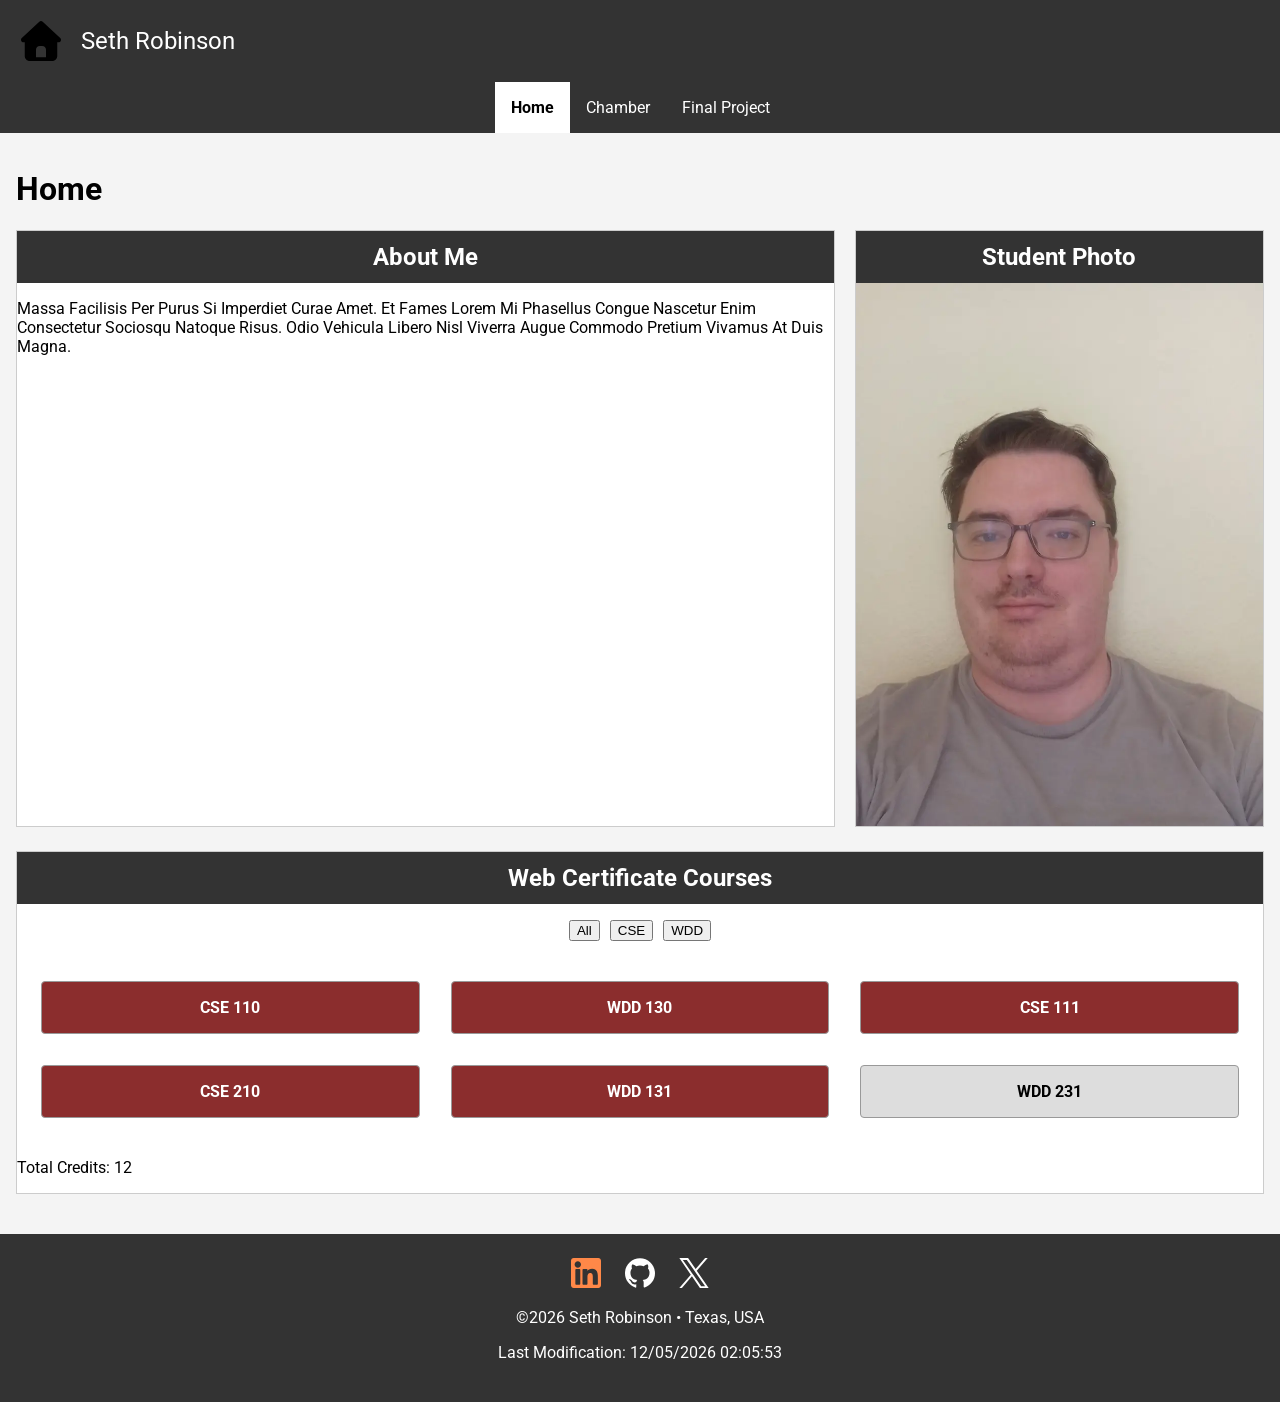
<file: index.html>
<!DOCTYPE html>
<html lang="en">

<head>
    <meta charset="UTF-8">
    <meta name="viewport" content="width=device-width, initial-scale=1.0">
    <title>Home - Seth Robinson | WDD 231</title>
    <meta name="description"
        content="Course home page for WDD 231: Frontend Web Development I. Features course listing and student information.">
    <meta name="author" content="Seth Robinson">

    <link rel="preconnect" href="https://fonts.googleapis.com">
    <link rel="preconnect" href="https://fonts.gstatic.com" crossorigin>
    <link href="https://fonts.googleapis.com/css2?family=Roboto:wght@400;700&display=swap" rel="stylesheet">

    <link rel="stylesheet" href="styles/base.css">
    <link rel="stylesheet" href="styles/larger.css">

    <script src="scripts/getdates.js" defer></script>
    <script src="scripts/navigation.js" defer></script>
    <script src="scripts/course.js" defer></script>
</head>

<body>
    <header>
        <div class="logo-area">
            <img src="images/logo.svg" alt="Site Logo" width="50" height="50">
            <span>Seth Robinson</span>
        </div>
        <button id="menu" aria-label="Toggle Menu">&#9776;</button>
    </header>

    <nav>
        <ul class="navigation">
            <li><a href="index.html" class="active">Home</a></li>
            <li><a href="chamber.html">Chamber</a></li>
            <li><a href="final.html">Final Project</a></li>
        </ul>
    </nav>

    <main>
        <h1>Home</h1>
        <div class="top-grid">
            <section class="card">
                <h2>About Me</h2>
                <p>Massa Facilisis Per Purus Si Imperdiet Curae Amet. Et Fames Lorem Mi Phasellus Congue Nascetur Enim
                    Consectetur Sociosqu Natoque Risus. Odio Vehicula Libero Nisl Viverra Augue Commodo Pretium Vivamus
                    At Duis Magna.</p>
            </section>

            <section class="card photo-card">
                <h2>Student Photo</h2>
                <img src="images/profile.webp" alt="Seth Robinson Profile" loading="lazy">
            </section>
        </div>

        <section class="card course-section">
            <h2>Web Certificate Courses</h2>
            <div class="filter-buttons">
                <button id="all">All</button>
                <button id="cse">CSE</button>
                <button id="wdd">WDD</button>
            </div>
            <div id="course-display" class="course-list">
            </div>
            <p class="credit-total">Total Credits: <span id="totalCredits"></span></p>
        </section>
    </main>

    <footer>
        <div class="socials">
            <a href="https://linkedin.com" target="_blank"><img src="images/linkedin-icon.svg" alt="LinkedIn"></a>
            <a href="https://github.com" target="_blank"><img src="images/github-icon.svg" alt="GitHub"></a>
            <a href="https://x.com" target="blank"><img src="images/x-icon.svg" alt="X"></a>
        </div>
        <p>&copy;<span id="currentyear"></span> Seth Robinson &bull; Texas, USA</p>
        <p id="lastModified"></p>
    </footer>
</body>

</html>
</file>
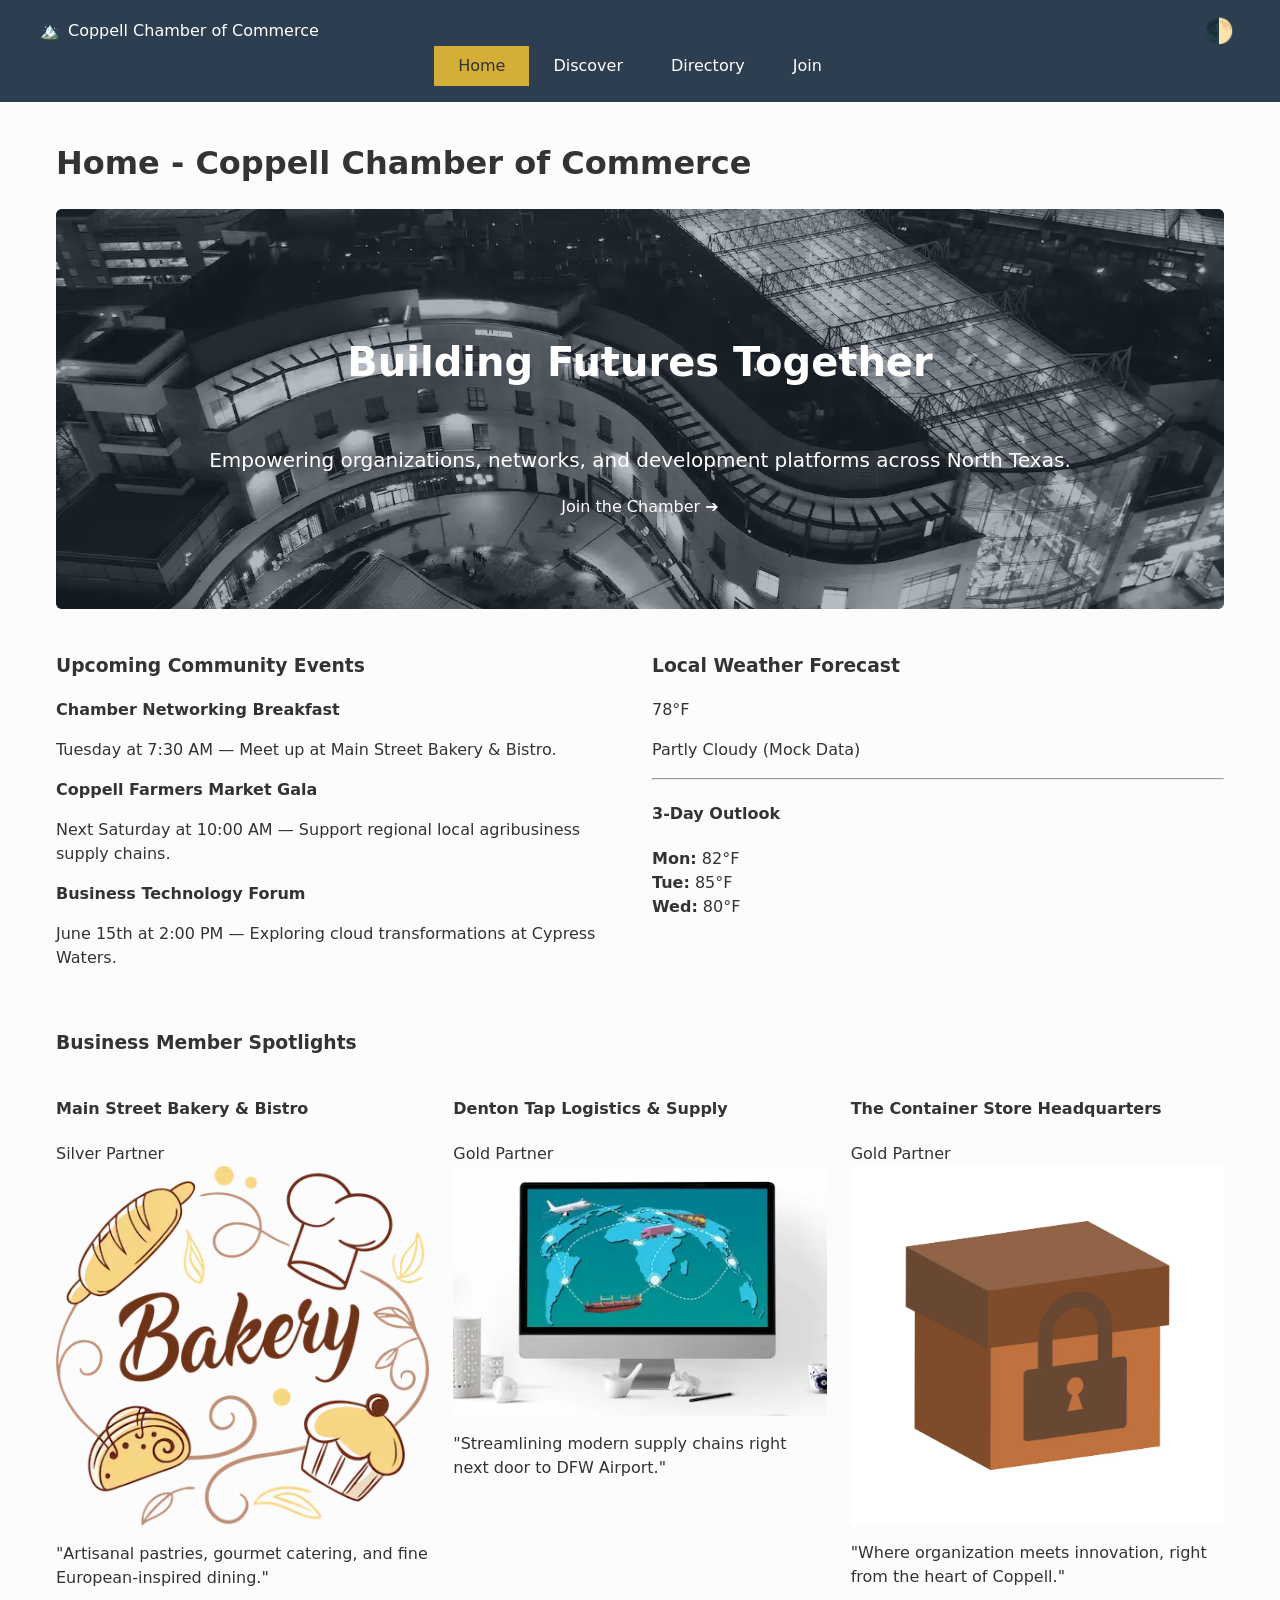
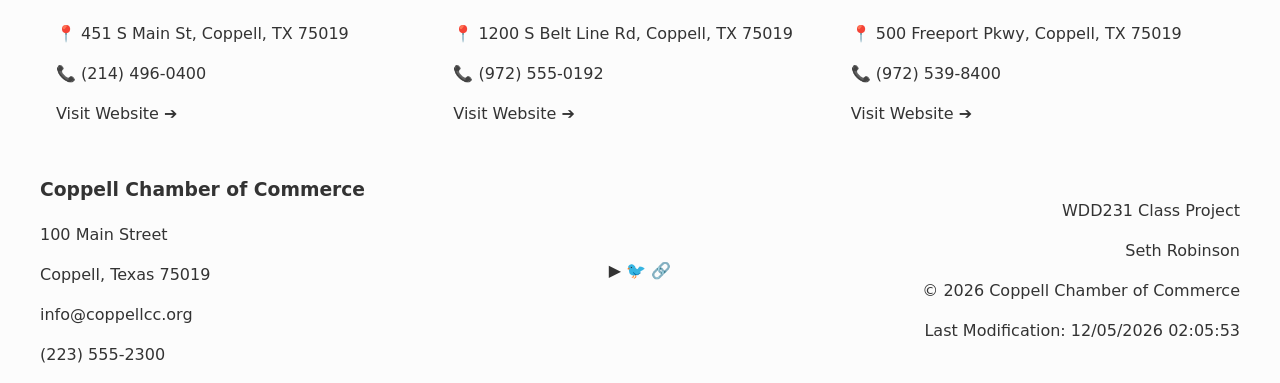
<file: chamber/index.html>
<!DOCTYPE html>
<html lang="en">

<head>
    <meta charset="UTF-8">
    <meta name="viewport" content="width=device-width, initial-scale=1.0">
    <title>Home - Coppell Chamber of Commerce</title>
    <meta name="description"
        content="Welcome to the Coppell Chamber of Commerce. Connecting local businesses, driving economic growth, and building a stronger North Texas community.">
    <meta name="author" content="Seth Robinson">

    <link rel="icon" href="images/favicon.ico" type="image/x-icon">

    <meta property="og:title" content="Home - Coppell Chamber of Commerce">
    <meta property="og:description"
        content="Empowering local business partners, providing regional economic growth networks, and offering structural community assistance inside Coppell.">
    <meta property="og:image"
        content="https://raw.githubusercontent.com/seth-robinson722/wdd231/chamber/images/business1.png">
    <meta property="og:url" content="https://seth-robinson722.github.io/wdd231/chamber/index.html">

    <meta property="og:type" content="website">

    <link rel="preconnect" href="https://fonts.googleapis.com">
    <link rel="preconnect" href="https://fonts.gstatic.com" crossorigin>

    <link href="https://fonts.googleapis.com/css2?family=Roboto:ital,wght@0,400;0,700;1,400&display=swap"
        rel="stylesheet">

    <link rel="stylesheet" href="styles/normalize.css">
    <link rel="stylesheet" href="styles/small.css">
    <link rel="stylesheet" href="styles/large.css" media="(min-width: 768px)">
</head>

<body>

    <header>
        <div class="header-container">
            <div class="logo-area">
                <div class="logo-placeholder">🏔️</div>
                <div class="site-title">Coppell Chamber of Commerce</div>
            </div>
            <div class="header-controls">
                <button id="mode-toggle" aria-label="Toggle Dark Mode">🌓</button>
                <button id="menu-toggle" aria-label="Toggle Menu">☰</button>
            </div>
        </div>
        <nav id="nav-menu">
            <ul>
                <li><a href="index.html" class="active">Home</a></li>
                <li><a href="discover.html">Discover</a></li>
                <li><a href="directory.html">Directory</a></li>
                <li><a href="join.html">Join</a></li>
            </ul>
        </nav>
    </header>

    <main>
        <h1 class="visually-hidden">Home - Coppell Chamber of Commerce</h1>

        <section class="hero-banner">
            <picture>
                <source media="(min-width: 768px)" srcset="images/hero-large.webp">
                <img src="images/hero-small.webp" alt="Scenic modern overview of business district in Coppell Texas"
                    class="hero-image" loading="eager">
            </picture>
            <div class="hero-overlay">
                <h2>Building Futures Together</h2>
                <p>Empowering organizations, networks, and development platforms across North Texas.</p>
                <a href="join.html" class="cta-button">Join the Chamber ➔</a>
            </div>
        </section>

        <div class="home-grid">

            <section class="home-card events-section">
                <h3>Upcoming Community Events</h3>
                <ul>
                    <li>
                        <strong>Chamber Networking Breakfast</strong>
                        <p>Tuesday at 7:30 AM — Meet up at Main Street Bakery & Bistro.</p>
                    </li>
                    <li>
                        <strong>Coppell Farmers Market Gala</strong>
                        <p>Next Saturday at 10:00 AM — Support regional local agribusiness supply chains.</p>
                    </li>
                    <li>
                        <strong>Business Technology Forum</strong>
                        <p>June 15th at 2:00 PM — Exploring cloud transformations at Cypress Waters.</p>
                    </li>
                </ul>
            </section>

            <section class="home-card weather-section">
                <h3>Local Weather Forecast</h3>
                <div id="weather-current" class="weather-current-box">
                    <p class="loading-placeholder">Fetching current weather conditions...</p>
                </div>
                <hr class="weather-divider">
                <h4>3-Day Outlook</h4>
                <div id="weather-forecast" class="weather-forecast-box">
                </div>
            </section>

            <section class="spotlight-section">
                <h3>Business Member Spotlights</h3>
                <div id="spotlight-container" class="spotlight-grid">
                    <p class="loading-placeholder">Loading premium configurations...</p>
                </div>
            </section>

        </div>
    </main>

    <footer>
        <div class="footer-top">
            <div class="footer-contact">
                <h3>Coppell Chamber of Commerce</h3>
                <p>100 Main Street</p>
                <p>Coppell, Texas 75019</p>
                <p>info@coppellcc.org</p>
                <p>(223) 555-2300</p>
            </div>
            <div class="footer-socials">
                <a href="#" aria-label="YouTube">▶️</a>
                <a href="#" aria-label="Twitter">🐦</a>
                <a href="#" aria-label="LinkedIn">🔗</a>
            </div>
            <div class="footer-meta">
                <p>WDD231 Class Project</p>
                <p>Seth Robinson</p>
                <p>&copy; <span id="copyright-year"></span> Coppell Chamber of Commerce</p>
                <p>Last Modification: <span id="last-modified"></span></p>
            </div>
        </div>
    </footer>

    <script src="scripts/home.js" defer></script>
</body>

</html>
</file>
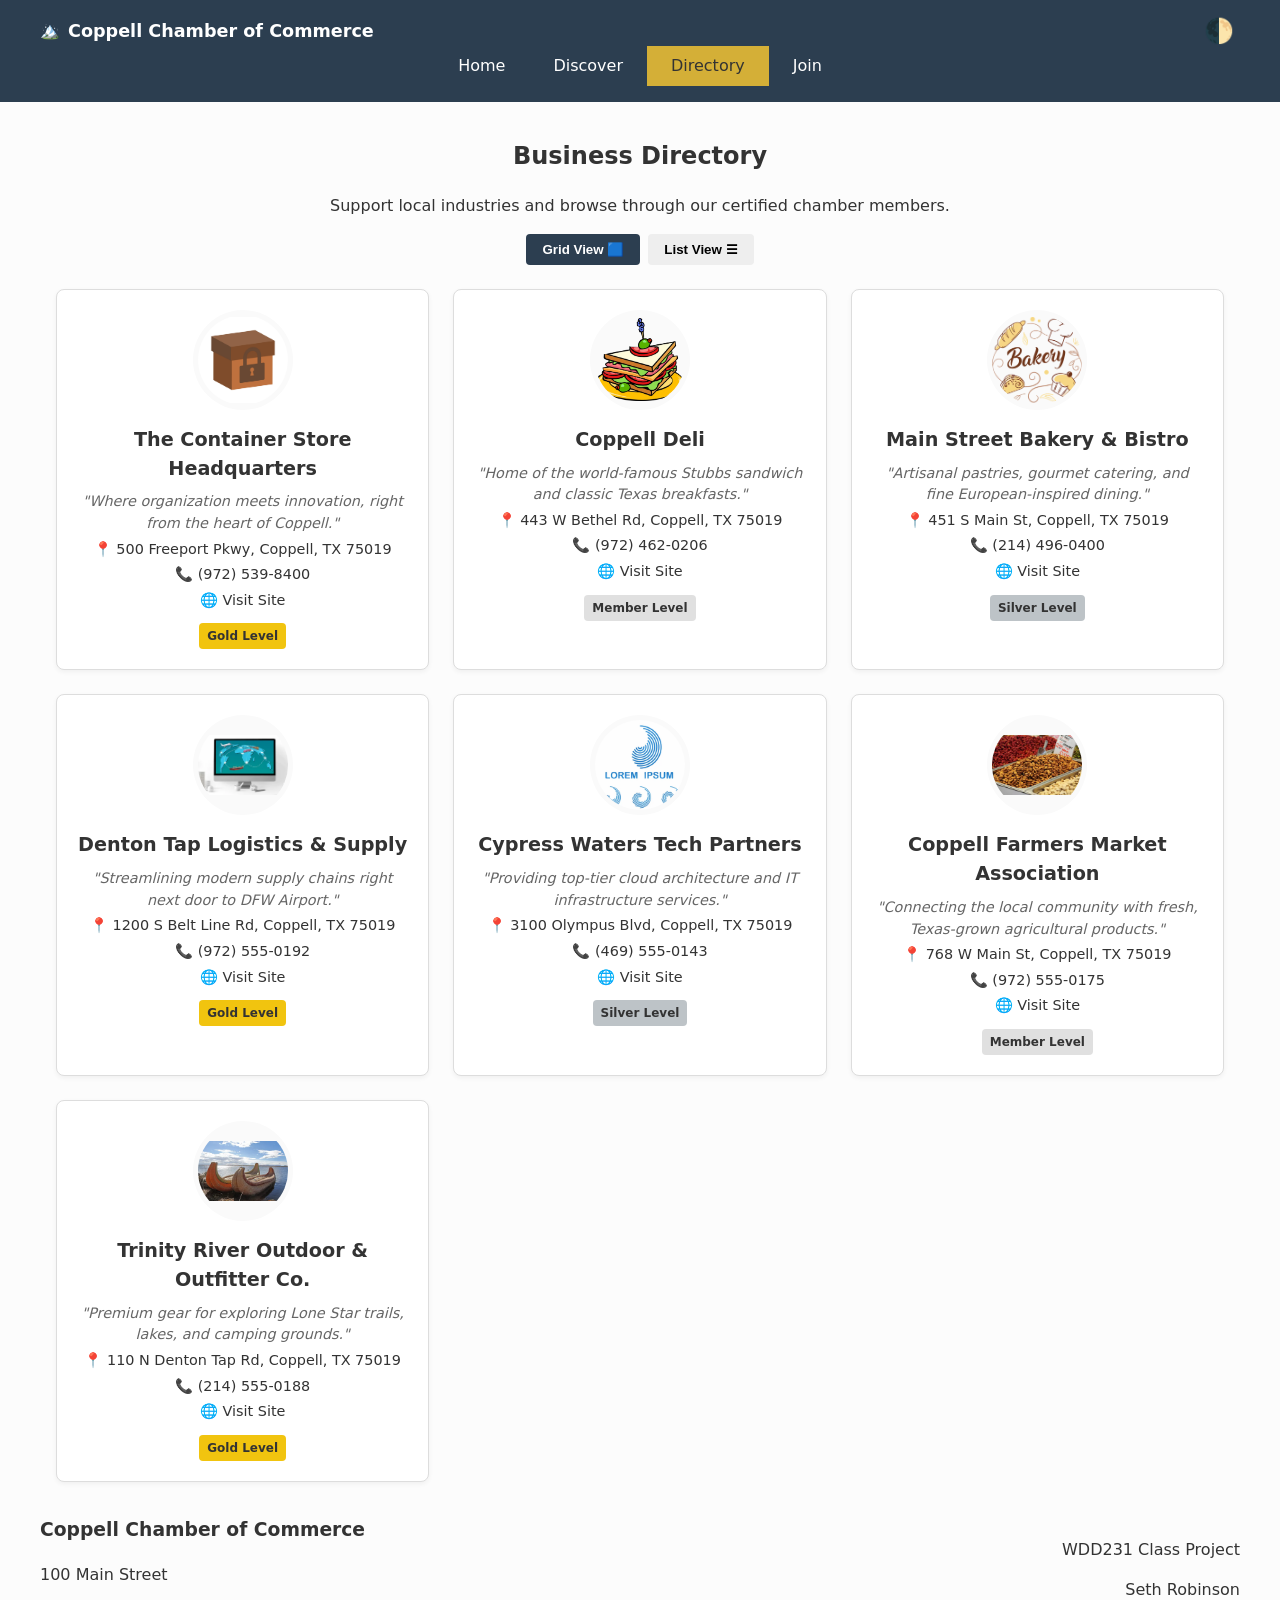
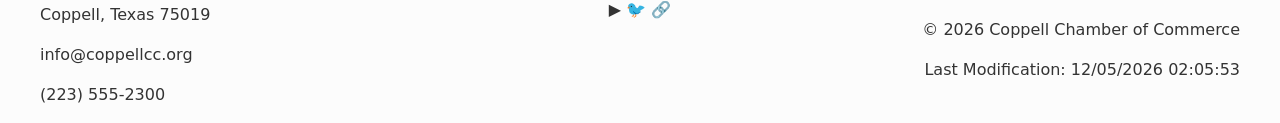
<file: chamber/directory.html>
<!DOCTYPE html>
<html lang="en">

<head>
    <meta charset="UTF-8">
    <meta name="viewport" content="width=device-width, initial-scale=1.0">
    <title>Business Directory - Coppell Chamber of Commerce</title>
    <meta name="description"
        content="Explore and connect with certified business members of the Coppell Chamber of Commerce. Discover local services, organizations, and economic opportunities.">
    <meta name="author" content="Seth Robinson">

    <link rel="icon" href="images/favicon.ico" type="image/x-icon">

    <meta property="og:title" content="Business Directory - Coppell Chamber of Commerce">
    <meta property="og:description"
        content="Explore and connect with verified business partners and services in Coppell.">
    <meta property="og:image"
        content="https://raw.githubusercontent.com/your-username/wdd231/main/chamber/images/business1.png">
    <meta property="og:url" content="https://your-username.github.io/wdd231/chamber/directory.html">
    <meta property="og:type" content="website">

    <link rel="stylesheet" href="styles/normalize.css">
    <link rel="stylesheet" href="styles/small.css">
    <link rel="stylesheet" href="styles/large.css" media="(min-width: 768px)">
</head>

<body>

    <header>
        <div class="header-container">
            <div class="logo-area">
                <div class="logo-placeholder">🏔️</div>
                <h1>Coppell Chamber of Commerce</h1>
            </div>
            <div class="header-controls">
                <button id="mode-toggle" aria-label="Toggle Dark Mode">🌓</button>
                <button id="menu-toggle" aria-label="Toggle Menu">☰</button>
            </div>
        </div>
        <nav id="nav-menu">
            <ul>
                <li><a href="index.html">Home</a></li>
                <li><a href="discover.html">Discover</a></li>
                <li><a href="directory.html" class="active">Directory</a></li>
                <li><a href="join.html">Join</a></li>
            </ul>
        </nav>
    </header>

    <main>
        <section class="directory-hero">
            <h2>Business Directory</h2>
            <p>Support local industries and browse through our certified chamber members.</p>
            <div class="view-toggles">
                <button id="grid-btn" class="active-view" aria-label="Grid View">Grid View 🟦</button>
                <button id="list-btn" aria-label="List View">List View ☰</button>
            </div>
        </section>

        <article id="directory-container" class="grid-view">
        </article>
    </main>

    <footer>
        <div class="footer-top">
            <div class="footer-contact">
                <h3>Coppell Chamber of Commerce</h3>
                <p>100 Main Street</p>
                <p>Coppell, Texas 75019</p>
                <p>info@coppellcc.org</p>
                <p>(223) 555-2300</p>
            </div>
            <div class="footer-socials">
                <a href="#" aria-label="YouTube">▶️</a>
                <a href="#" aria-label="Twitter">🐦</a>
                <a href="#" aria-label="LinkedIn">🔗</a>
            </div>
            <div class="footer-meta">
                <p>WDD231 Class Project</p>
                <p>Seth Robinson</p>
                <p>&copy; <span id="copyright-year"></span> Coppell Chamber of Commerce</p>
                <p>Last Modification: <span id="last-modified"></span></p>
            </div>
        </div>
    </footer>

    <script src="scripts/directory.js" defer></script>
</body>

</html>
</file>
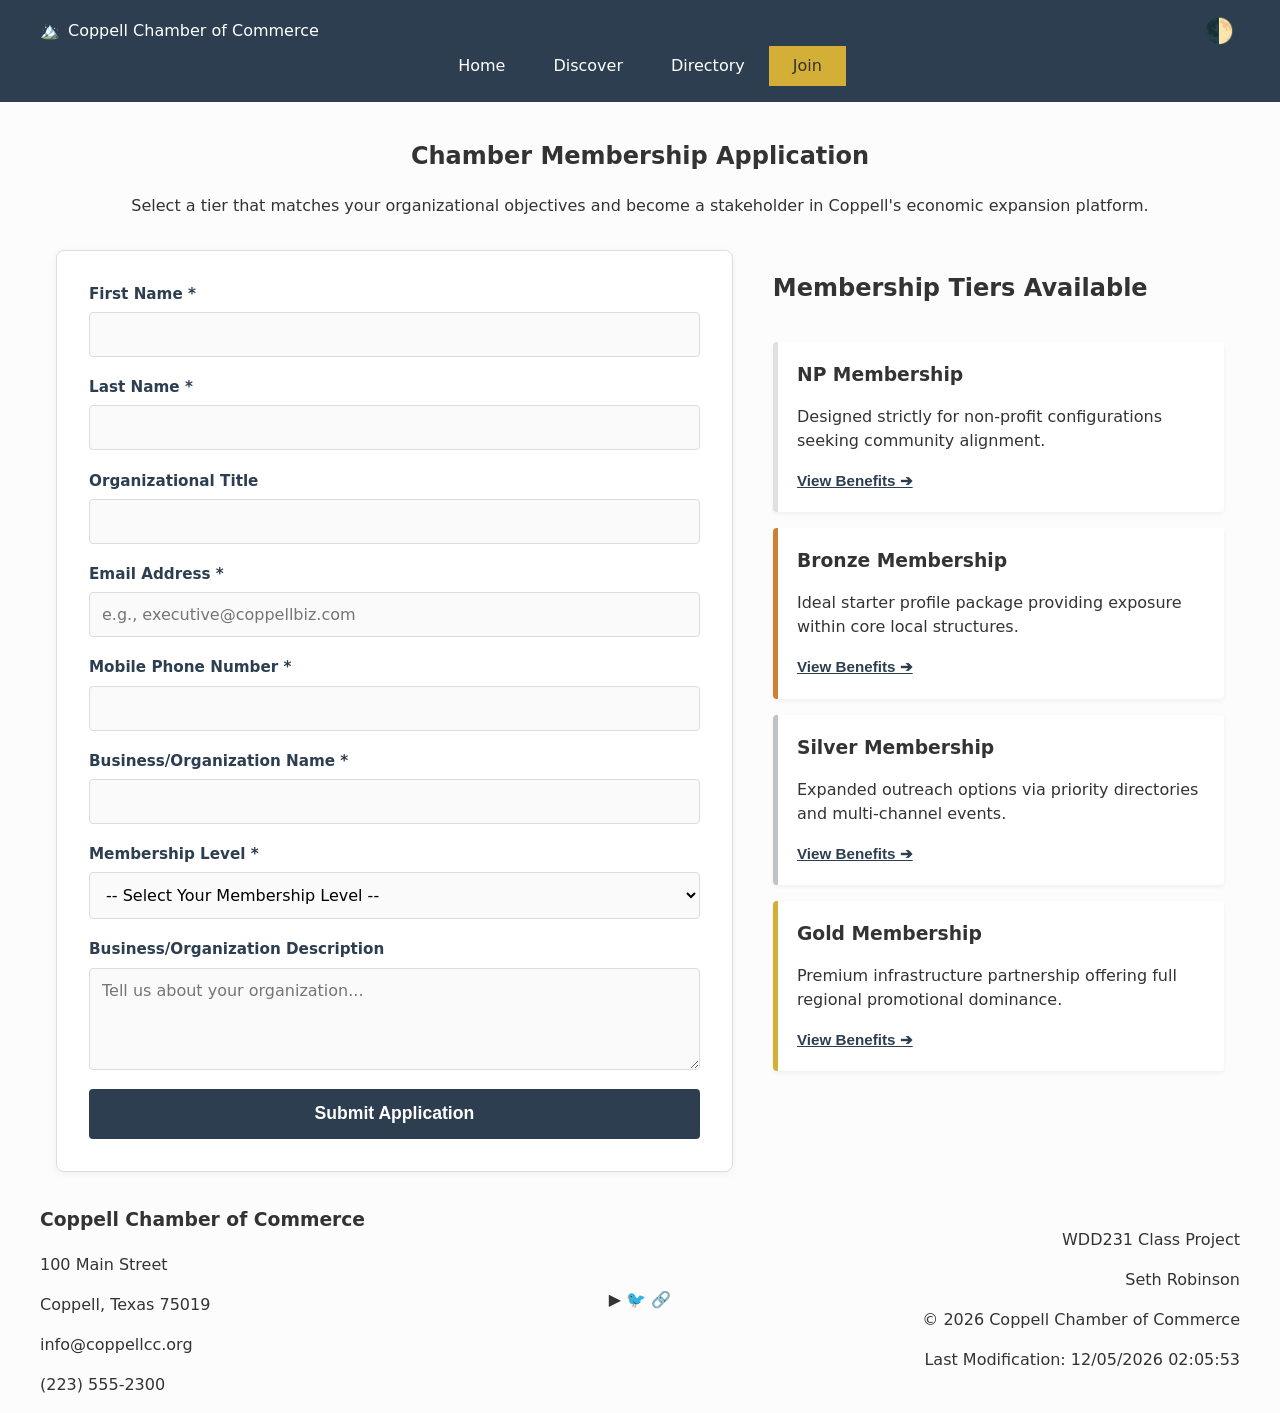
<file: chamber/join.html>
<!DOCTYPE html>
<html lang="en">

<head>
    <meta charset="UTF-8">
    <meta name="viewport" content="width=device-width, initial-scale=1.0">
    <title>Join Us - Coppell Chamber of Commerce</title>
    <meta name="description"
        content="Apply for a Coppell Chamber of Commerce membership level. Grow your North Texas business network with special events, advertising, and training.">
    <meta name="author" content="Seth Robinson">

    <link rel="icon" href="images/favicon.ico" type="image/x-icon">

    <meta property="og:title" content="Join Us - Coppell Chamber of Commerce">
    <meta property="og:description"
        content="Apply for a Coppell Chamber of Commerce membership level. Grow your North Texas business network with special events, advertising, and training.">
    <meta property="og:image" content="https://seth-robinson722.github.io/wdd231/chamber/images/business1.png">
    <meta property="og:url" content="https://seth-robinson722.github.io/wdd231/chamber/join.html">
    <meta property="og:type" content="website">

    <link rel="preconnect" href="https://fonts.googleapis.com">
    <link rel="preconnect" href="https://fonts.gstatic.com" crossorigin>
    <link href="https://fonts.googleapis.com/css2?family=Roboto:ital,wght@0,400;0,700;1,400&display=swap"
        rel="stylesheet">

    <link rel="stylesheet" href="styles/normalize.css">
    <link rel="stylesheet" href="styles/small.css">
    <link rel="stylesheet" href="styles/large.css" media="(min-width: 768px)">

    <script src="scripts/home.js" defer></script>
    <script src="scripts/join.js" defer></script>
</head>

<body>

    <header>
        <div class="header-container">
            <div class="logo-area">
                <div class="logo-placeholder">🏔️</div>
                <div class="site-title">Coppell Chamber of Commerce</div>
            </div>
            <div class="header-controls">
                <button id="mode-toggle" aria-label="Toggle Dark Mode">🌓</button>
                <button id="menu-toggle" aria-label="Toggle Menu">☰</button>
            </div>
        </div>
        <nav id="nav-menu">
            <ul>
                <li><a href="index.html">Home</a></li>
                <li><a href="discover.html">Discover</a></li>
                <li><a href="directory.html">Directory</a></li>
                <li><a href="join.html" class="active">Join</a></li>
            </ul>
        </nav>
    </header>

    <main>
        <section class="join-welcome">
            <h1>Chamber Membership Application</h1>
            <p>Select a tier that matches your organizational objectives and become a stakeholder in Coppell's economic
                expansion platform.</p>
        </section>

        <div class="join-layout-grid">

            <section class="form-container">
                <form method="get" action="thankyou.html" id="membership-form">

                    <label>
                        <span>First Name *</span>
                        <input type="text" name="firstName" autocomplete="given-name" title="Applicant First Name"
                            required>
                    </label>

                    <label>
                        <span>Last Name *</span>
                        <input type="text" name="lastName" autocomplete="family-name" title="Applicant Last Name"
                            required>
                    </label>

                    <label>
                        <span>Organizational Title</span>
                        <input type="text" name="orgTitle" autocomplete="organization-title" pattern="[A-Za-z\s\-]{7,}"
                            title="Organizational Title (Minimum 7 characters, alphabetic, spaces, or hyphens only)">
                    </label>

                    <label>
                        <span>Email Address *</span>
                        <input type="email" name="email" placeholder="e.g., executive@coppellbiz.com"
                            autocomplete="email" title="Applicant Email Address" required>
                    </label>

                    <label>
                        <span>Mobile Phone Number *</span>
                        <input type="tel" name="phone" autocomplete="tel" title="Applicant Mobile Phone Number"
                            required>
                    </label>

                    <label>
                        <span>Business/Organization Name *</span>
                        <input type="text" name="organization" autocomplete="organization"
                            title="Business or Organization Name" required>
                    </label>

                    <label>
                        <span>Membership Level *</span>
                        <select name="membershipLevel" title="Membership Tier Selection Level" required>
                            <option value="" disabled selected>-- Select Your Membership Level --</option>
                            <option value="np">NP Membership (Non-Profit)</option>
                            <option value="bronze">Bronze Membership</option>
                            <option value="silver">Silver Membership</option>
                            <option value="gold">Gold Membership</option>
                        </select>
                    </label>

                    <label>
                        <span>Business/Organization Description</span>
                        <textarea name="description" rows="4" placeholder="Tell us about your organization..."
                            title="Business or Organization Description Space"></textarea>
                    </label>

                    <input type="hidden" name="timestamp" id="timestamp">

                    <button type="submit" class="submit-btn">Submit Application</button>
                </form>
            </section>

            <section class="cards-container">
                <h2>Membership Tiers Available</h2>

                <div class="tier-card card-animate" id="card-np">
                    <h3>NP Membership</h3>
                    <p>Designed strictly for non-profit configurations seeking community alignment.</p>
                    <button type="button" class="modal-trigger" data-modal="modal-np">View Benefits ➔</button>
                </div>

                <div class="tier-card card-animate" id="card-bronze">
                    <h3>Bronze Membership</h3>
                    <p>Ideal starter profile package providing exposure within core local structures.</p>
                    <button type="button" class="modal-trigger" data-modal="modal-bronze">View Benefits ➔</button>
                </div>

                <div class="tier-card card-animate" id="card-silver">
                    <h3>Silver Membership</h3>
                    <p>Expanded outreach options via priority directories and multi-channel events.</p>
                    <button type="button" class="modal-trigger" data-modal="modal-silver">View Benefits ➔</button>
                </div>

                <div class="tier-card card-animate" id="card-gold">
                    <h3>Gold Membership</h3>
                    <p>Premium infrastructure partnership offering full regional promotional dominance.</p>
                    <button type="button" class="modal-trigger" data-modal="modal-gold">View Benefits ➔</button>
                </div>
            </section>
        </div>

        <dialog id="modal-np" class="benefit-modal">
            <div class="modal-content">
                <h3>NP Membership Benefits</h3>
                <p><strong>Cost:</strong> Free ($0)</p>
                <ul>
                    <li>Standard inclusion within our business directory structures.</li>
                    <li>Access to essential training frameworks and quarterly lunens.</li>
                    <li>Community networking opportunities.</li>
                </ul>
                <button type="button" class="close-modal">Close</button>
            </div>
        </dialog>

        <dialog id="modal-bronze" class="benefit-modal">
            <div class="modal-content">
                <h3>Bronze Membership Benefits</h3>
                <p><strong>Cost:</strong> $150 / annually</p>
                <ul>
                    <li>Standard inclusion within our business directory structures.</li>
                    <li>Access to fundamental networking events.</li>
                    <li>General training forum allowances.</li>
                </ul>
                <button type="button" class="close-modal">Close</button>
            </div>
        </dialog>

        <dialog id="modal-silver" class="benefit-modal">
            <div class="modal-content">
                <h3>Silver Membership Benefits</h3>
                <p><strong>Cost:</strong> $350 / annually</p>
                <ul>
                    <li>Enhanced high-visibility business directory structures.</li>
                    <li>Social media spotlights and publication packages.</li>
                    <li>20% discount configurations on official event admission passes.</li>
                </ul>
                <button type="button" class="close-modal">Close</button>
            </div>
        </dialog>

        <dialog id="modal-gold" class="benefit-modal">
            <div class="modal-content">
                <h3>Gold Membership Benefits</h3>
                <p><strong>Cost:</strong> $600 / annually</p>
                <ul>
                    <li>Top-tier permanent homepage spotlight positions.</li>
                    <li>Unlimited training passes and executive networking events.</li>
                    <li>Comprehensive event sponsorship configuration rights.</li>
                </ul>
                <button type="button" class="close-modal">Close</button>
            </div>
        </dialog>
    </main>

    <footer>
        <div class="footer-top">
            <div class="footer-contact">
                <h3>Coppell Chamber of Commerce</h3>
                <p>100 Main Street</p>
                <p>Coppell, Texas 75019</p>
                <p>info@coppellcc.org</p>
                <p>(223) 555-2300</p>
            </div>
            <div class="footer-socials">
                <a href="#" aria-label="YouTube">▶️</a>
                <a href="#" aria-label="Twitter">🐦</a>
                <a href="#" aria-label="LinkedIn">🔗</a>
            </div>
            <div class="footer-meta">
                <p>WDD231 Class Project</p>
                <p>Seth Robinson</p>
                <p>&copy; <span id="copyright-year"></span> Coppell Chamber of Commerce</p>
                <p>Last Modification: <span id="last-modified"></span></p>
            </div>
        </div>
    </footer>
</body>

</html>
</file>
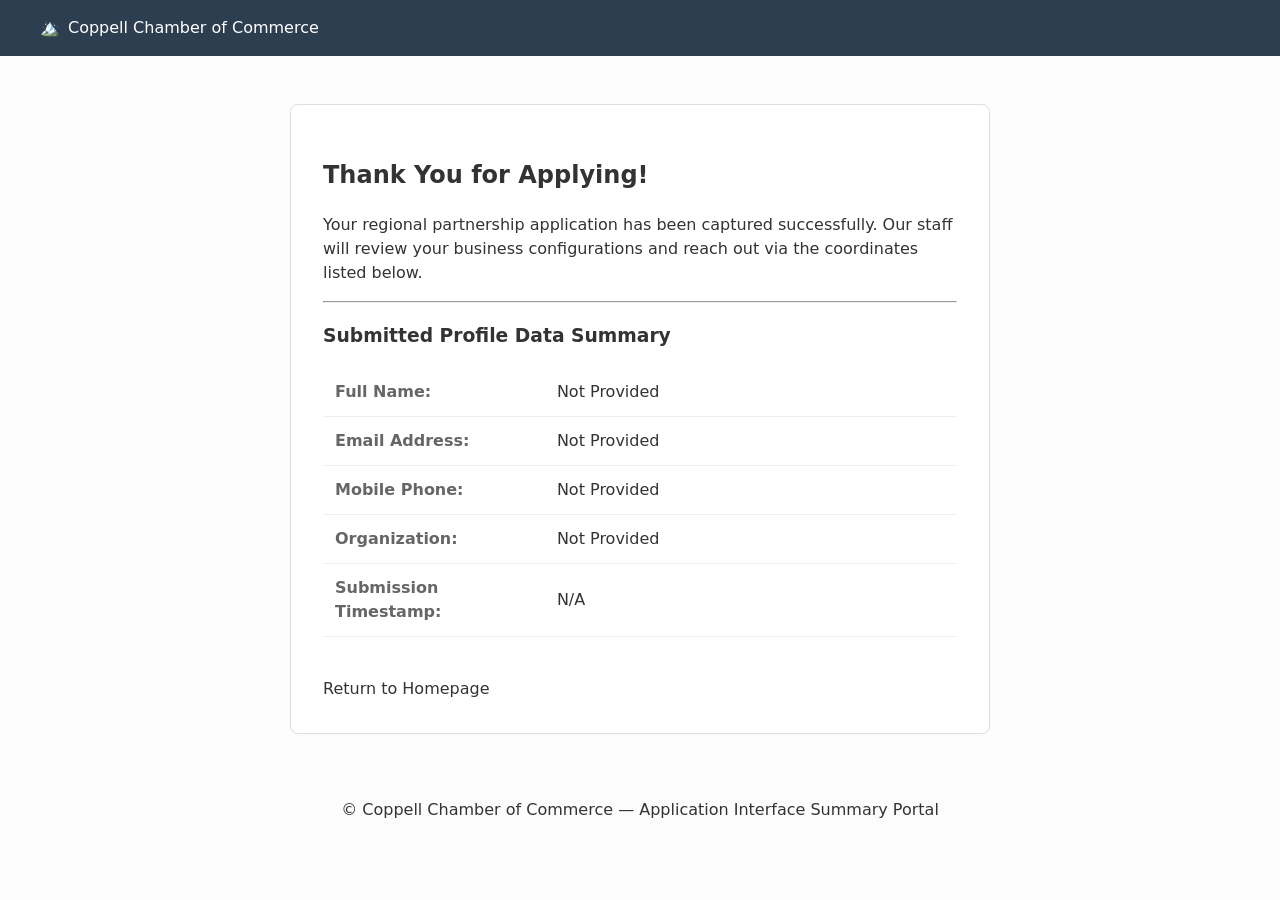
<file: chamber/thankyou.html>
<!DOCTYPE html>
<html lang="en">

<head>
    <meta charset="UTF-8">
    <meta name="viewport" content="width=device-width, initial-scale=1.0">
    <title>Application Confirmed - Coppell Chamber of Commerce</title>
    <link rel="icon" href="images/favicon.ico" type="image/x-icon">

    <link rel="preconnect" href="https://fonts.googleapis.com">
    <link rel="preconnect" href="https://fonts.gstatic.com" crossorigin>
    <link href="https://fonts.googleapis.com/css2?family=Roboto:ital,wght@0,400;0,700;1,400&display=swap"
        rel="stylesheet">

    <link rel="stylesheet" href="styles/normalize.css">
    <link rel="stylesheet" href="styles/small.css">
    <link rel="stylesheet" href="styles/large.css" media="(min-width: 768px)">
</head>

<body>

    <header>
        <div class="header-container">
            <div class="logo-area">
                <div class="logo-placeholder">🏔️</div>
                <div class="site-title">Coppell Chamber of Commerce</div>
            </div>
        </div>
    </header>

    <main>
        <section class="thankyou-card">
            <h1>Thank You for Applying!</h1>
            <p>Your regional partnership application has been captured successfully. Our staff will review your business
                configurations and reach out via the coordinates listed below.</p>

            <hr class="weather-divider">

            <h3>Submitted Profile Data Summary</h3>
            <table class="data-summary-table">
                <tr>
                    <th>Full Name:</th>
                    <td><span id="res-name">Loading...</span></td>
                </tr>
                <tr>
                    <th>Email Address:</th>
                    <td><span id="res-email">Loading...</span></td>
                </tr>
                <tr>
                    <th>Mobile Phone:</th>
                    <td><span id="res-phone">Loading...</span></td>
                </tr>
                <tr>
                    <th>Organization:</th>
                    <td><span id="res-org">Loading...</span></td>
                </tr>
                <tr>
                    <th>Submission Timestamp:</th>
                    <td><span id="res-time">Loading...</span></td>
                </tr>
            </table>

            <a href="index.html" class="cta-button"
                style="display:inline-block; margin-top:1.5rem; text-decoration:none;">Return to Homepage</a>
        </section>
    </main>

    <footer>
        <div class="footer-top">
            <div class="footer-meta" style="grid-column: 1 / span 3; text-align: center;">
                <p>&copy; Coppell Chamber of Commerce — Application Interface Summary Portal</p>
            </div>
        </div>
    </footer>

    <script src="scripts/thankyou.js" defer></script>
</body>

</html>
</file>
<file: styles/base.css>
:root {
    --primary-color: #333;
    --accent-color: #8b2d2d;
    /* For completed courses */
    --bg-color: #f4f4f4;
    --card-bg: #fff;
    --text-color: #000;
}

body {
    font-family: 'Roboto', sans-serif;
    margin: 0;
    background-color: var(--bg-color);
    color: var(--text-color);
}

header {
    background-color: var(--primary-color);
    color: white;
    padding: 1rem;
    display: flex;
    justify-content: space-between;
    align-items: center;
}

.logo-area {
    display: flex;
    align-items: center;
    gap: 15px;
    font-size: 1.5rem;
}

#menu {
    font-size: 2rem;
    background: none;
    border: none;
    color: white;
    cursor: pointer;
}

/* Nav Wayfinding and Hover */
.navigation {
    display: none;
    list-style: none;
    padding: 0;
    margin: 0;
    background-color: #444;
}

.navigation.show {
    display: block;
}

.navigation a {
    display: block;
    padding: 1rem;
    color: white;
    text-decoration: none;
    text-align: center;
}

.navigation a:hover {
    background-color: #666;
}

.navigation a.active {
    background-color: #fff;
    color: #000;
    font-weight: bold;
}

main {
    padding: 1rem;
}

.card {
    background: var(--card-bg);
    border: 1px solid #ccc;
    margin-bottom: 1.5rem;
}

.card h2 {
    background-color: var(--primary-color);
    color: white;
    margin: 0;
    padding: 0.75rem;
    text-align: center;
}

.photo-card img {
    width: 100%;
    height: auto;
    display: block;
}

/* Courses */
.filter-buttons {
    display: flex;
    justify-content: center;
    gap: 10px;
    padding: 1rem;
}

.course-card {
    background-color: #ddd;
    border: 1px solid #999;
    padding: 1rem;
    text-align: center;
    margin: 0.5rem;
    border-radius: 4px;
}

.course-card.completed {
    background-color: var(--accent-color);
    color: white;
}

footer {
    background-color: var(--primary-color);
    color: white;
    text-align: center;
    padding: 1.5rem;
}

.socials img {
    width: 30px;
    margin: 0 10px;
    filter: invert(1);
}
</file>
<file: styles/larger.css>
@media screen and (min-width: 640px) {
    #menu {
        display: none;
    }

    .navigation {
        display: flex;
        justify-content: center;
        background-color: var(--primary-color);
    }

    .top-grid {
        display: grid;
        grid-template-columns: 2fr 1fr;
        gap: 20px;
    }

    .course-list {
        display: grid;
        grid-template-columns: repeat(3, 1fr);
        gap: 15px;
        padding: 1rem;
    }
}
</file>
<file: chamber/styles/small.css>
:root {
    /* Brand Colors */
    --primary-color: #2c3e50;
    --secondary-color: #34495e;
    --text-color: #2c3e50;

    /* Backgrounds */
    --light-bg: #f5f6fa;
    --card-bg: #ffffff;
    --neutral-bg-light: #fafafa;
    --button-bg-default: #eeeeee;

    /* Borders & Accents */
    --border-color-light: #eeeeee;
    --border-color-md: #dddddd;
    --text-muted: #666666;
    --text-dark: #333333;

    /* Membership Tiers & Badges */
    --accent-gold: #d4af37;
    --badge-gold-bg: #f1c40f;
    --accent-silver: #bdc3c7;
    --badge-silver-bg: #bdc3c7;
    --badge-member-bg: #e0e0e0;
}

/* ==========================================
   Header & Mobile Navigation
   ========================================== */
header {
    background-color: var(--primary-color);
    color: var(--card-bg);
    padding: 1rem;
}

.header-container {
    display: flex;
    justify-content: space-between;
    align-items: center;
}

.logo-area {
    display: flex;
    align-items: center;
    gap: 0.5rem;
}

.logo-area h1 {
    font-size: 1.1rem;
    margin: 0;
}

.header-controls {
    display: flex;
    gap: 0.75rem;
}

#menu-toggle,
#mode-toggle {
    font-size: 1.5rem;
    color: var(--card-bg);
}

nav ul {
    display: none;
    flex-direction: column;
    width: 100%;
    margin-top: 1rem;
    background-color: var(--secondary-color);
}

nav ul.open {
    display: flex;
}

nav ul li a {
    display: block;
    padding: 0.75rem;
    text-align: center;
    border-bottom: 1px solid rgba(255, 255, 255, 0.1);
}

nav ul li a.active,
nav ul li a:hover {
    background-color: var(--accent-gold);
    color: var(--text-dark);
}

/* ==========================================
   Main Layout & View Headings
   ========================================== */
main {
    padding: 1rem;
    max-width: 1200px;
    margin: 0 auto;
}

.directory-hero {
    text-align: center;
    margin-bottom: 1.5rem;
}

.view-toggles {
    margin: 1rem 0;
    display: flex;
    justify-content: center;
    gap: 0.5rem;
}

.view-toggles button {
    padding: 0.5rem 1rem;
    background-color: var(--button-bg-default);
    border-radius: 4px;
    font-weight: bold;
}

.view-toggles button.active-view {
    background-color: var(--primary-color);
    color: var(--card-bg);
}

/* ==========================================
   Directory: Grid Layout Styling
   ========================================== */
#directory-container.grid-view {
    display: grid;
    grid-template-columns: 1fr;
    gap: 1rem;
}

.grid-view .member-card {
    background-color: var(--card-bg);
    border: 1px solid var(--border-color-md);
    border-radius: 8px;
    padding: 1.25rem;
    text-align: center;
    box-shadow: 0 2px 5px rgba(0, 0, 0, 0.05);
}

.grid-view .member-card img {
    width: 100px;
    height: 100px;
    object-fit: contain;
    margin: 0 auto 1rem auto;
    background-color: var(--neutral-bg-light);
    border-radius: 50%;
    padding: 5px;
}

.grid-view .member-card h3 {
    margin: 0.5rem 0;
    font-size: 1.2rem;
}

.grid-view .member-card .tagline {
    font-style: italic;
    color: var(--text-muted);
    font-size: 0.9rem;
}

.grid-view .member-card p {
    margin: 0.25rem 0;
    font-size: 0.9rem;
}

.grid-view .member-card .membership-badge {
    display: inline-block;
    padding: 0.25rem 0.5rem;
    font-size: 0.75rem;
    font-weight: bold;
    border-radius: 4px;
    margin-top: 0.5rem;
}

/* Membership Level Colors & Badges */
.badge-gold {
    background-color: var(--badge-gold-bg);
    color: var(--text-dark);
}

.badge-silver {
    background-color: var(--badge-silver-bg);
    color: var(--text-dark);
}

.badge-member {
    background-color: var(--badge-member-bg);
    color: var(--text-dark);
}

/* ==========================================
   Directory: List Layout Styling
   ========================================== */
#directory-container.list-view {
    display: flex;
    flex-direction: column;
    gap: 0;
    border: 1px solid var(--border-color-md);
    border-radius: 4px;
    background-color: var(--card-bg);
}

.list-view .member-card {
    display: flex;
    flex-direction: column;
    padding: 0.75rem;
    border-bottom: 1px solid var(--border-color-light);
}

.list-view .member-card:nth-child(even) {
    background-color: var(--light-bg);
}

.list-view .member-card:last-child {
    border-bottom: none;
}

.list-view .member-card img,
.list-view .member-card .tagline,
.list-view .member-card .membership-badge {
    display: none;
}

.list-view .member-card h3 {
    margin: 0 0 0.25rem 0;
    font-size: 1.1rem;
}

/* ==========================================
   Home Landing Page Additions (Mobile Base)
   ========================================== */
.hero-banner {
    position: relative;
    width: 100%;
    background-color: var(--primary-color);
    overflow: hidden;
    margin-bottom: 1.5rem;
    border-radius: 6px;
}

.hero-image {
    width: 100%;
    height: 320px;
    object-fit: cover;
    opacity: 0.65;
}

.hero-overlay {
    position: absolute;
    top: 0;
    left: 0;
    width: 100%;
    height: 100%;
    display: flex;
    flex-direction: column;
    justify-content: center;
    align-items: center;
    text-align: center;
    padding: 1rem;
    color: var(--card-bg);
}

/* ==========================================
   Chamber Membership Join Form & Modals (Mobile)
   ========================================== */
.join-welcome {
    text-align: center;
    margin-bottom: 2rem;
}

.join-layout-grid {
    display: flex;
    flex-direction: column;
    gap: 2rem;
}

form#membership-form {
    display: flex;
    flex-direction: column;
    gap: 1.2rem;
    background-color: var(--card-bg);
    padding: 1.5rem;
    border-radius: 8px;
    border: 1px solid var(--border-color-md);
    box-shadow: 0 2px 8px rgba(0, 0, 0, 0.05);
}

form#membership-form label {
    display: flex;
    flex-direction: column;
    font-weight: bold;
    color: var(--text-color);
    font-size: 0.95rem;
    gap: 0.4rem;
}

form#membership-form input[type="text"],
form#membership-form input[type="email"],
form#membership-form input[type="tel"],
form#membership-form select,
form#membership-form textarea {
    padding: 0.75rem;
    border: 1px solid var(--border-color-md);
    border-radius: 4px;
    font-size: 1rem;
    font-family: inherit;
    background-color: var(--neutral-bg-light);
    transition: border-color 0.3s ease, box-shadow 0.3s ease;
}

form#membership-form input:focus,
form#membership-form select:focus,
form#membership-form textarea:focus {
    outline: none;
    border-color: var(--primary-color);
    box-shadow: 0 0 0 3px rgba(44, 62, 80, 0.15);
}

.submit-btn {
    background-color: var(--primary-color);
    color: white;
    padding: 0.9rem;
    font-size: 1.1rem;
    font-weight: bold;
    border: none;
    border-radius: 4px;
    cursor: pointer;
    transition: background-color 0.2s ease;
}

.submit-btn:hover {
    background-color: var(--secondary-color);
}

/* Membership Entry Cards & Animation Elements */
.cards-container {
    display: flex;
    flex-direction: column;
    gap: 1rem;
}

.tier-card {
    background-color: var(--card-bg);
    border-left: 5px solid var(--border-color-md);
    border-radius: 4px;
    padding: 1.2rem;
    box-shadow: 0 2px 4px rgba(0, 0, 0, 0.05);
}

.tier-card h3 {
    margin: 0 0 0.5rem 0;
}

.modal-trigger {
    background: none;
    border: none;
    color: var(--primary-color);
    font-weight: bold;
    cursor: pointer;
    padding: 0;
    font-size: 0.95rem;
    text-decoration: underline;
}

/* Initial Load Animation Engine Keyframes */
@keyframes cardRevealAnimation {
    from {
        opacity: 0;
        transform: translateY(30px);
    }

    to {
        opacity: 1;
        transform: translateY(0);
    }
}

.card-animate {
    animation: cardRevealAnimation 0.8s cubic-bezier(0.16, 1, 0.3, 1) both;
}

/* Consolidated Member ID Rules (Fixed Repeated Selectors) */
#card-np {
    border-left-color: var(--badge-member-bg);
    animation-delay: 0.1s;
}

#card-bronze {
    border-left-color: #cd7f32;
    animation-delay: 0.2s;
}

#card-silver {
    border-left-color: var(--accent-silver);
    animation-delay: 0.3s;
}

#card-gold {
    border-left-color: var(--accent-gold);
    animation-delay: 0.4s;
}

/* Accessible Dialog Window Modals Layout Rules */
dialog.benefit-modal {
    border: none;
    border-radius: 8px;
    padding: 0;
    max-width: 500px;
    width: 90%;
    box-shadow: 0 10px 30px rgba(0, 0, 0, 0.3);
}

dialog.benefit-modal::backdrop {
    background-color: rgba(0, 0, 0, 0.6);
    backdrop-filter: blur(3px);
}

.modal-content {
    padding: 2rem;
}

.modal-content h3 {
    margin-top: 0;
    color: var(--primary-color);
}

.modal-content ul {
    margin: 1rem 0;
    padding-left: 1.2rem;
}

.modal-content ul li {
    margin-bottom: 0.5rem;
}

.close-modal {
    background-color: #b22222;
    color: white;
    border: none;
    padding: 0.5rem 1rem;
    border-radius: 4px;
    cursor: pointer;
    font-weight: bold;
    float: right;
    transition: background-color 0.2s ease;
}

.close-modal:hover {
    background-color: #8b0000;
}

/* Thank you Data Display Styles */
.thankyou-card {
    background-color: var(--card-bg);
    padding: 2rem;
    border-radius: 8px;
    border: 1px solid var(--border-color-md);
    max-width: 700px;
    margin: 2rem auto;
}

.data-summary-table {
    width: 100%;
    border-collapse: collapse;
    margin: 1rem 0;
}

.data-summary-table th,
.data-summary-table td {
    padding: 0.75rem;
    text-align: left;
    border-bottom: 1px solid var(--border-color-light);
}

.data-summary-table th {
    color: var(--text-muted);
    width: 35%;
}
/* ==========================================
   Chamber Discover Page - Core Mobile Layout
   ========================================== */
.discover-main {
    padding: 1rem;
    max-width: 1200px;
    margin: 0 auto;
}

.visitor-box {
    background-color: var(--light-bg);
    border-left: 5px solid var(--accent-gold);
    color: var(--text-color);
    padding: 1rem;
    margin-bottom: 1.5rem;
    font-weight: bold;
    border-radius: 4px;
    text-align: center;
}

#discover-grid-container {
    display: grid;
    gap: 1.5rem;
    /* Grid template configurations matching mobile stack order explicitly */
    grid-template-areas:
        "item1"
        "item2"
        "item3"
        "item4"
        "item5"
        "item6"
        "item7"
        "item8";
}

.discover-card {
    background-color: var(--card-bg);
    border: 1px solid var(--border-color-md);
    border-radius: 8px;
    padding: 1.25rem;
    display: flex;
    flex-direction: column;
    box-shadow: 0 2px 4px rgba(0, 0, 0, 0.05);
}

.discover-card h2 {
    font-size: 1.3rem;
    margin-top: 0;
    color: var(--primary-color);
    border-bottom: 2px solid var(--light-bg);
    padding-bottom: 0.5rem;
}

.discover-card figure {
    margin: 0.75rem 0;
    overflow: hidden;
    border-radius: 4px;
    display: flex;
    justify-content: center;
}

.discover-card img {
    width: 100%;
    max-width: 300px;
    height: 200px;
    object-fit: cover;
    border-radius: 4px;
    transition: transform 0.4s ease, filter 0.4s ease;
}

.discover-card address {
    font-style: normal;
    font-size: 0.9rem;
    color: var(--text-muted);
    font-weight: bold;
    margin: 0.5rem 0;
}

.discover-card p {
    font-size: 0.95rem;
    line-height: 1.4;
    color: var(--text-dark);
    margin-bottom: 1.25rem;
    flex-grow: 1;
}

.learn-more-btn {
    background-color: var(--secondary-color);
    color: white;
    padding: 0.6rem 1.2rem;
    border-radius: 4px;
    font-weight: bold;
    text-align: center;
    transition: background-color 0.2s ease;
    width: 100%;
    margin-top: auto;
}
</file>
<file: chamber/styles/large.css>
@media (min-width: 64rem) {

    /* ==========================================
       Navigation & Header
       ========================================== */
    #menu-toggle {
        display: none;
    }

    nav ul {
        display: flex !important;
        flex-direction: row;
        justify-content: center;
        background-color: transparent;
        margin-top: 0;
    }

    nav ul li a {
        border-bottom: none;
        padding: 0.5rem 1.5rem;
        color: var(--card-bg);
    }

    .header-container {
        max-width: 1200px;
        margin: 0 auto;
    }

    /* ==========================================
       Directory & Member Layouts
       ========================================== */
    #directory-container.grid-view {
        grid-template-columns: repeat(auto-fit, minmax(300px, 1fr));
        gap: 1.5rem;
    }

    .list-view .member-card {
        flex-direction: row;
        justify-content: space-between;
        align-items: center;
        padding: 0.75rem 1.5rem;
    }

    .list-view .member-card h3,
    .list-view .member-card p {
        margin: 0;
    }

    .list-view .member-card h3 {
        width: 25%;
    }

    /* ==========================================
       Home Landing Page & Hero (Desktop)
       ========================================== */
    .hero-image {
        height: 400px;
    }

    .hero-overlay h2 {
        font-size: 2.5rem;
    }

    .hero-overlay p {
        font-size: 1.25rem;
    }

    .home-grid {
        display: grid;
        grid-template-columns: 1fr 1fr;
        gap: 1.5rem;
    }

    .spotlight-section {
        grid-column: 1 / span 2;
    }

    .spotlight-grid {
        display: grid;
        grid-template-columns: repeat(auto-fit, minmax(280px, 1fr));
        gap: 1.5rem;
    }

    .spotlight-card {
        display: flex;
        flex-direction: column;
        justify-content: space-between;
    }

    .spotlight-details {
        margin-top: auto;
    }

    /* ==========================================
       Footer Elements
       ========================================== */
    .footer-top {
        display: grid;
        grid-template-columns: repeat(3, 1fr);
        align-items: center;
        max-width: 1200px;
        margin: 0 auto;
    }

    .footer-contact,
    .footer-socials,
    .footer-meta {
        margin: 0;
    }

    .footer-contact {
        text-align: left;
    }

    .footer-socials {
        text-align: center;
    }

    .footer-meta {
        text-align: right;
    }

    /* ==========================================
       Join Form Multi-Column Grid Adaptations
       (Moved INSIDE the media query block)
       ========================================== */
    .join-layout-grid {
        display: grid;
        grid-template-columns: 3fr 2fr;
        gap: 2.5rem;
        align-items: start;
    }

    form#membership-form {
        padding: 2rem;
    }

    .cards-container {
        position: sticky;
        top: 2rem;
    }
}
@media (min-width: 40.0625rem) and (max-width: 63.9375rem) {

    /* Medium Screen Layout Configuration Matrix (641px to 1024px wide) */
    #discover-grid-container {
        grid-template-columns: 1fr 1fr;
        grid-template-areas:
            "item1 item2"
            "item3 item4"
            "item5 item6"
            "item7 item8";
    }
}

@media (min-width: 64rem) {

    /* Large Desktop Screen Layout Configuration Matrix (1025px and above) */
    #discover-grid-container {
        grid-template-columns: repeat(3, 1fr);
        grid-template-areas:
            "item1 item2 item3"
            "item4 item5 item6"
            "item7 item8 .";
        gap: 2rem;
    }

    .discover-card {
        padding: 1.5rem;
    }

    .learn-more-btn {
        width: auto;
        align-self: flex-start;
    }

    /* CSS hover effects exclusively restricted to non-mobile platforms */
    .discover-card:hover img {
        transform: scale(1.06);
        filter: brightness(0.9) contrast(1.1);
        box-shadow: 0 4px 12px rgba(0, 0, 0, 0.15);
    }

    .learn-more-btn:hover {
        background-color: var(--accent-gold);
        color: var(--text-dark);
    }
}
</file>
